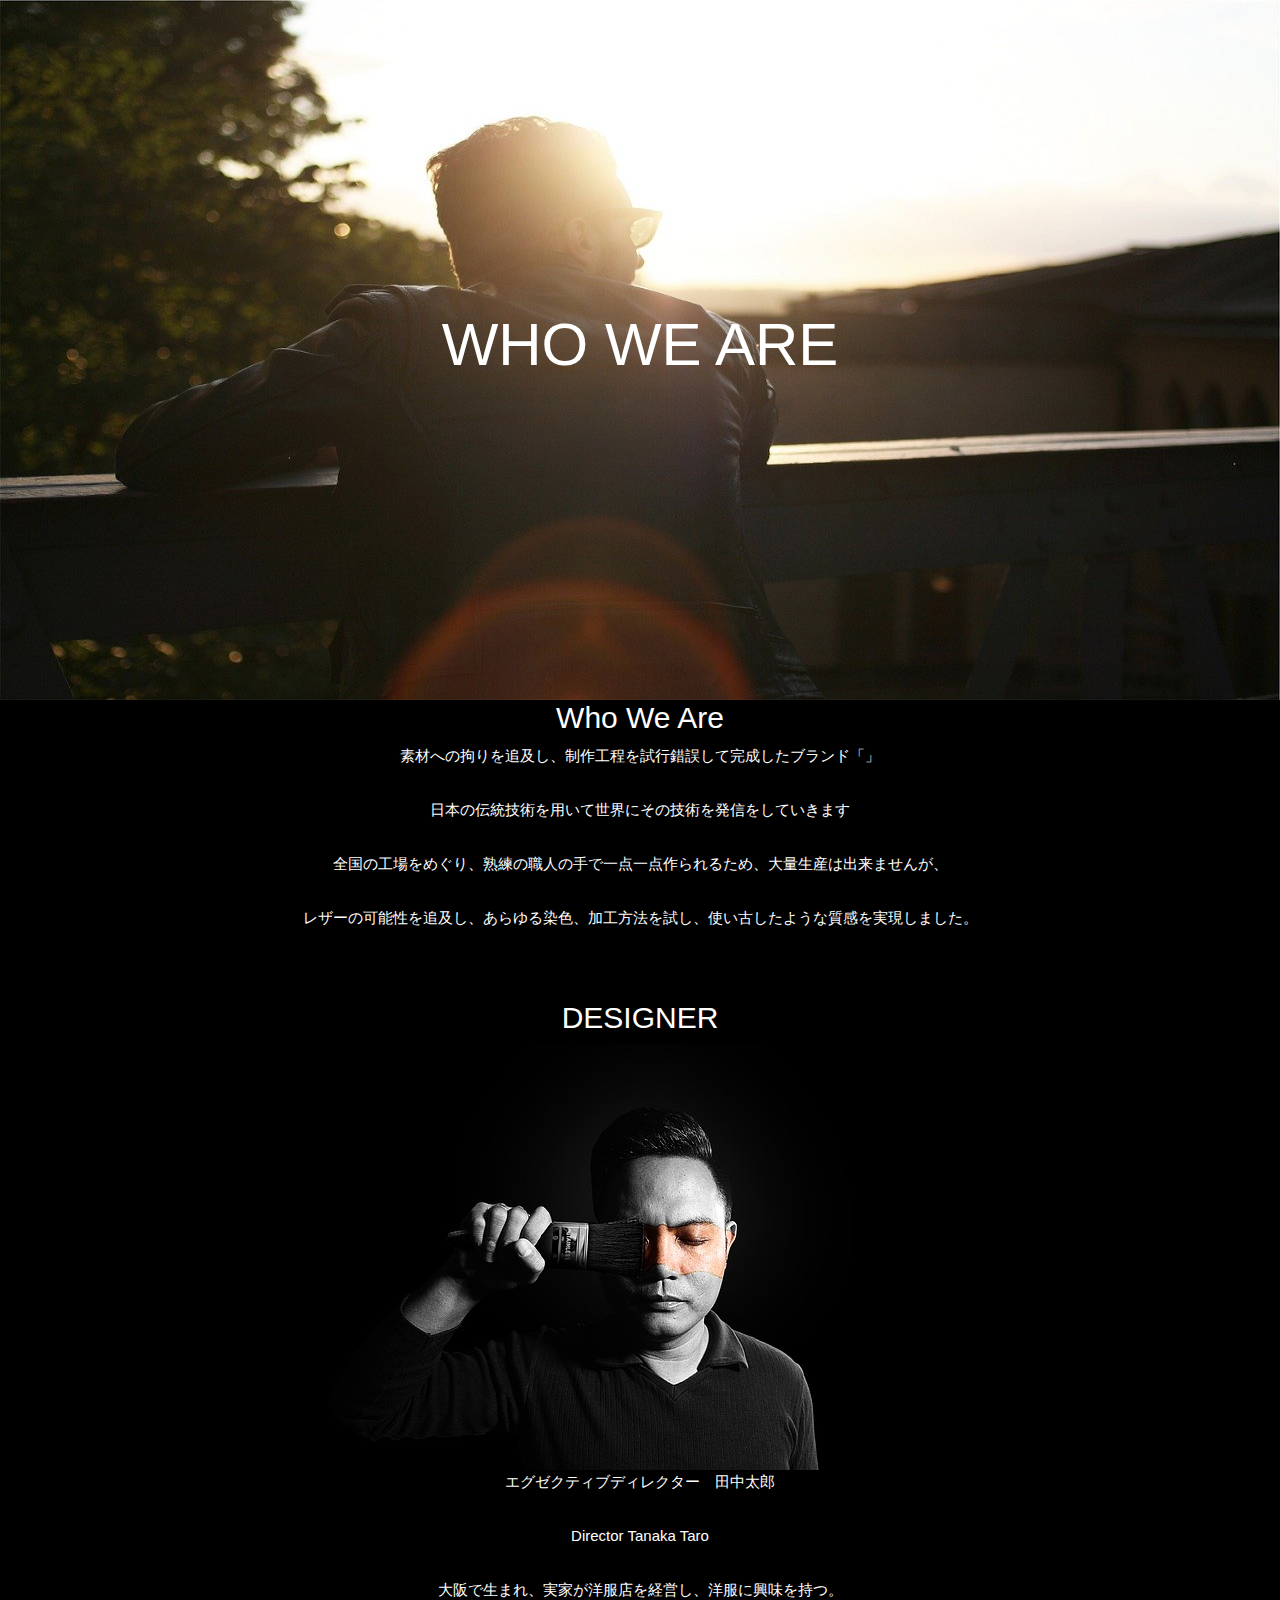
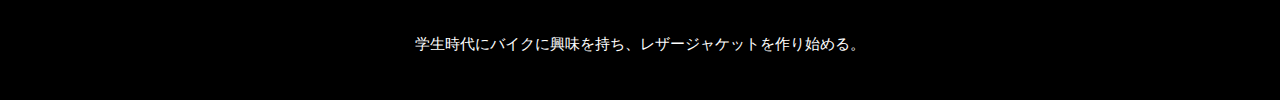
<file: Hellogit-master3/aboutus.html>
<!DOCTYPE html>
<html lang="ja">

<head>
    <meta charset="UTF-8">
    <meta name="viewport" content="width=device-width, initial-scale=1, shrink-to-fit=no">
    <title>portfolio2</title>

    <script src="https://code.jquery.com/jquery-3.3.1.slim.min.js" integrity="sha384-q8i/X+965DzO0rT7abK41JStQIAqVgRVzpbzo5smXKp4YfRvH+8abtTE1Pi6jizo" crossorigin="anonymous"></script>
    <script src="https://cdnjs.cloudflare.com/ajax/libs/popper.js/1.14.7/umd/popper.min.js" integrity="sha384-UO2eT0CpHqdSJQ6hJty5KVphtPhzWj9WO1clHTMGa3JDZwrnQq4sF86dIHNDz0W1" crossorigin="anonymous"></script>
    <script src="https://stackpath.bootstrapcdn.com/bootstrap/4.3.1/js/bootstrap.min.js" integrity="sha384-JjSmVgyd0p3pXB1rRibZUAYoIIy6OrQ6VrjIEaFf/nJGzIxFDsf4x0xIM+B07jRM" crossorigin="anonymous"></script>

    <link rel="stylesheet" href="https://stackpath.bootstrapcdn.com/bootstrap/4.3.1/css/bootstrap.min.css" integrity="sha384-ggOyR0iXCbMQv3Xipma34MD+dH/1fQ784/j6cY/iJTQUOhcWr7x9JvoRxT2MZw1T" crossorigin="anonymous">
    <link rel="stylesheet" href="static/css/style.css2.css">
    <link rel="stylesheet" href="static/css/slider-pro.min.css">
    <link rel="stylesheet" href="https://cdnjs.cloudflare.com/ajax/libs/font-awesome/5.9.0/css/all.min.css" integrity="sha256-UzFD2WYH2U1dQpKDjjZK72VtPeWP50NoJjd26rnAdUI=" crossorigin="anonymous" />
    <script src="static/js/jquery.sliderPro.min.js"></script>
    <link href="https://vjs.zencdn.net/7.6.6/video-js.css" rel="stylesheet" />
    <script src="https://vjs.zencdn.net/ie8/1.1.2/videojs-ie8.min.js"></script>
</head>

<body>
    <div class="wrapper">
        <img src="image/man-2627734_1280.jpg" alt="テスト" height="700px" width="100%">
        <p>WHO WE ARE</p>
    </div>
    <div class="wrapper2">
        <h1>Who We Are</h1>
        <p>素材への拘りを追及し、制作工程を試行錯誤して完成したブランド「」</p><br>
        <p>日本の伝統技術を用いて世界にその技術を発信をしていきます</p><br>
        <p>全国の工場をめぐり、熟練の職人の手で一点一点作られるため、大量生産は出来ませんが、</p><br>
        <p>レザーの可能性を追及し、あらゆる染色、加工方法を試し、使い古したような質感を実現しました。</p>
    </div>
    <div class="wrapper3">
        <h2>DESIGNER</h2>
        <img src="image/painting-1638541_640.jpg" alt="テスト">
        <p>エグゼクティブディレクター　田中太郎</p><br>
        <p>Director Tanaka Taro</p><br>
        <p>大阪で生まれ、実家が洋服店を経営し、洋服に興味を持つ。</p><br>
        <p>学生時代にバイクに興味を持ち、レザージャケットを作り始める。</p>
    </div>

</body>
</file>
<file: Hellogit-master3/static/css/style.css2.css>
.wrapper {
    position: relative
}

.wrapper p {
    position: absolute;
    color: white;
    top: 0;
    right: 0;
    bottom: 0;
    left: 0;
    margin: auto;
    font-size: 60px;
    width: 1200px;
    height: 100px;
    text-align: center;
}

.wrapper2 {
    background-color: black;
    height: 300px;
}

.wrapper2 h1 {
    color: white;
    font-size: 30px;
    text-align: center;
}

.wrapper2 p {
    padding-top: 10px;
    font-size: 15px;
    color: white;
    line-height: 3pt;
    text-align: center;
}

.wrapper3 {
    background-color: black;
    height: 700px;
}

.wrapper3 h2 {
    color: white;
    font-size: 30px;
    text-align: center;
}

.wrapper3 img {
    margin-right: 25%;
    margin-left: 25%;
    width: 50%;
}

.wrapper3 p {
    padding-top: 10px;
    font-size: 15px;
    color: white;
    line-height: 3pt;
    text-align: center;
}
</file>
<file: Hellogit-master3/static/css/slider-pro.min.css>
/*!
*  - v1.5.0
* Homepage: http://bqworks.com/slider-pro/
* Author: bqworks
* Author URL: http://bqworks.com/
*/


/*
*Theme Name:HELLOGIT
*Description:オリジナルテーマです
*Version:1:0:0
*Author:侍エンジニア塾

*/

.slider-pro {
    position: relative;
    margin: 0 auto;
    -moz-box-sizing: content-box;
    box-sizing: content-box
}

.sp-slides-container {
    position: relative
}

.sp-mask {
    position: relative;
    overflow: hidden
}

.sp-slides {
    position: relative;
    -webkit-backface-visibility: hidden;
    -webkit-perspective: 1000
}

.sp-slide {
    position: absolute
}

.sp-image-container {
    overflow: hidden
}

.sp-image {
    position: relative;
    display: block;
    border: none
}

.sp-no-js {
    overflow: hidden;
    max-width: 100%
}

.sp-thumbnails-container {
    position: relative;
    overflow: hidden;
    direction: ltr
}

.sp-bottom-thumbnails,
.sp-top-thumbnails {
    left: 0;
    margin: 0 auto
}

.sp-top-thumbnails {
    position: absolute;
    top: 0;
    margin-bottom: 4px
}

.sp-bottom-thumbnails {
    margin-top: 4px
}

.sp-left-thumbnails,
.sp-right-thumbnails {
    position: absolute;
    top: 0
}

.sp-right-thumbnails {
    right: 0;
    margin-left: 4px
}

.sp-left-thumbnails {
    left: 0;
    margin-right: 4px
}

.sp-thumbnails {
    position: relative
}

.sp-thumbnail {
    border: none
}

.sp-thumbnail-container {
    position: relative;
    display: block;
    overflow: hidden;
    float: left;
    -moz-box-sizing: border-box;
    box-sizing: border-box
}

.sp-rtl .sp-thumbnail-container {
    float: right
}

.sp-bottom-thumbnails .sp-thumbnail-container,
.sp-top-thumbnails .sp-thumbnail-container {
    margin-left: 2px;
    margin-right: 2px
}

.sp-bottom-thumbnails .sp-thumbnail-container:first-child,
.sp-top-thumbnails .sp-thumbnail-container:first-child {
    margin-left: 0
}

.sp-bottom-thumbnails .sp-thumbnail-container:last-child,
.sp-top-thumbnails .sp-thumbnail-container:last-child {
    margin-right: 0
}

.sp-left-thumbnails .sp-thumbnail-container,
.sp-right-thumbnails .sp-thumbnail-container {
    margin-top: 2px;
    margin-bottom: 2px
}

.sp-left-thumbnails .sp-thumbnail-container:first-child,
.sp-right-thumbnails .sp-thumbnail-container:first-child {
    margin-top: 0
}

.sp-left-thumbnails .sp-thumbnail-container:last-child,
.sp-right-thumbnails .sp-thumbnail-container:last-child {
    margin-bottom: 0
}

.sp-right-thumbnails.sp-has-pointer {
    margin-left: -13px
}

.sp-right-thumbnails.sp-has-pointer .sp-thumbnail {
    position: absolute;
    left: 18px;
    margin-left: 0!important
}

.sp-right-thumbnails.sp-has-pointer .sp-selected-thumbnail:before {
    content: '';
    position: absolute;
    height: 100%;
    border-left: 5px solid red;
    left: 0;
    top: 0;
    margin-left: 13px
}

.sp-right-thumbnails.sp-has-pointer .sp-selected-thumbnail:after {
    content: '';
    position: absolute;
    width: 0;
    height: 0;
    left: 0;
    top: 50%;
    margin-top: -8px;
    border-right: 13px solid red;
    border-top: 8px solid transparent;
    border-bottom: 8px solid transparent
}

.sp-left-thumbnails.sp-has-pointer {
    margin-right: -13px
}

.sp-left-thumbnails.sp-has-pointer .sp-thumbnail {
    position: absolute;
    right: 18px
}

.sp-left-thumbnails.sp-has-pointer .sp-selected-thumbnail:before {
    content: '';
    position: absolute;
    height: 100%;
    border-left: 5px solid red;
    right: 0;
    top: 0;
    margin-right: 13px
}

.sp-left-thumbnails.sp-has-pointer .sp-selected-thumbnail:after {
    content: '';
    position: absolute;
    width: 0;
    height: 0;
    right: 0;
    top: 50%;
    margin-top: -8px;
    border-left: 13px solid red;
    border-top: 8px solid transparent;
    border-bottom: 8px solid transparent
}

.sp-bottom-thumbnails.sp-has-pointer {
    margin-top: -13px
}

.sp-bottom-thumbnails.sp-has-pointer .sp-thumbnail {
    position: absolute;
    top: 18px;
    margin-top: 0!important
}

.sp-bottom-thumbnails.sp-has-pointer .sp-selected-thumbnail:before {
    content: '';
    position: absolute;
    width: 100%;
    border-bottom: 5px solid red;
    top: 0;
    margin-top: 13px
}

.sp-bottom-thumbnails.sp-has-pointer .sp-selected-thumbnail:after {
    content: '';
    position: absolute;
    width: 0;
    height: 0;
    left: 50%;
    top: 0;
    margin-left: -8px;
    border-bottom: 13px solid red;
    border-left: 8px solid transparent;
    border-right: 8px solid transparent
}

.sp-top-thumbnails.sp-has-pointer {
    margin-bottom: -13px
}

.sp-top-thumbnails.sp-has-pointer .sp-thumbnail {
    position: absolute;
    bottom: 18px
}

.sp-top-thumbnails.sp-has-pointer .sp-selected-thumbnail:before {
    content: '';
    position: absolute;
    width: 100%;
    border-bottom: 5px solid red;
    bottom: 0;
    margin-bottom: 13px
}

.sp-top-thumbnails.sp-has-pointer .sp-selected-thumbnail:after {
    content: '';
    position: absolute;
    width: 0;
    height: 0;
    left: 50%;
    bottom: 0;
    margin-left: -8px;
    border-top: 13px solid red;
    border-left: 8px solid transparent;
    border-right: 8px solid transparent
}

.sp-layer {
    position: absolute;
    margin: 0;
    box-sizing: border-box;
    -moz-box-sizing: border-box;
    -webkit-box-sizing: border-box;
    -webkit-font-smoothing: subpixel-antialiased;
    -webkit-backface-visibility: hidden
}

.sp-black {
    color: #FFF;
    background: #000;
    background: rgba(0, 0, 0, .7)
}

.sp-white {
    color: #000;
    background: #fff;
    background: rgba(255, 255, 255, .7)
}

.sp-rounded {
    border-radius: 10px
}

.sp-padding {
    padding: 10px
}

.sp-grab {
    cursor: url(images/openhand.cur), move
}

.sp-grabbing {
    cursor: url(images/closedhand.cur), move
}

.sp-selectable {
    cursor: default
}

.sp-caption-container {
    text-align: center;
    margin-top: 10px
}

.sp-full-screen {
    margin: 0!important;
    background-color: #000
}

.sp-full-screen-button {
    position: absolute;
    top: 5px;
    right: 10px;
    font-size: 30px;
    line-height: 1;
    cursor: pointer;
    -webkit-transform: rotate(45deg);
    -ms-transform: rotate(45deg);
    transform: rotate(45deg)
}

.sp-full-screen-button:before {
    content: '\2195'
}

.sp-fade-full-screen {
    opacity: 0;
    -webkit-transition: opacity .5s;
    transition: opacity .5s
}

.slider-pro:hover .sp-fade-full-screen {
    opacity: 1
}

.sp-buttons {
    position: relative;
    width: 100%;
    text-align: center;
    padding-top: 10px
}

.sp-rtl .sp-buttons {
    direction: rtl
}

.sp-full-screen .sp-buttons {
    display: none
}

.sp-button {
    width: 10px;
    height: 10px;
    border: 2px solid #000;
    border-radius: 50%;
    margin: 4px;
    display: inline-block;
    -moz-box-sizing: border-box;
    -webkit-box-sizing: border-box;
    box-sizing: border-box;
    cursor: pointer
}

.sp-selected-button {
    background-color: #000
}

@media only screen and (min-width:768px) and (max-width:1024px) {
    .sp-button {
        width: 14px;
        height: 14px
    }
}

@media only screen and (min-width:568px) and (max-width:768px) {
    .sp-button {
        width: 16px;
        height: 16px
    }
}

@media only screen and (min-width:320px) and (max-width:568px) {
    .sp-button {
        width: 18px;
        height: 18px
    }
}

.sp-arrows {
    position: absolute
}

.sp-fade-arrows {
    opacity: 0;
    -webkit-transition: opacity .5s;
    transition: opacity .5s
}

.sp-slides-container:hover .sp-fade-arrows {
    opacity: 1
}

.sp-horizontal .sp-arrows {
    width: 100%;
    left: 0;
    top: 50%;
    margin-top: -15px
}

.sp-vertical .sp-arrows {
    height: 100%;
    left: 50%;
    top: 0;
    margin-left: -10px
}

.sp-arrow {
    position: absolute;
    display: block;
    width: 20px;
    height: 30px;
    cursor: pointer
}

.sp-vertical .sp-arrow {
    -webkit-transform: rotate(90deg);
    -ms-transform: rotate(90deg);
    transform: rotate(90deg)
}

.sp-horizontal .sp-previous-arrow {
    left: 20px;
    right: auto
}

.sp-horizontal .sp-next-arrow,
.sp-horizontal.sp-rtl .sp-previous-arrow {
    right: 20px;
    left: auto
}

.sp-horizontal.sp-rtl .sp-next-arrow {
    left: 20px;
    right: auto
}

.sp-vertical .sp-previous-arrow {
    top: 20px
}

.sp-vertical .sp-next-arrow {
    bottom: 20px;
    -webkit-transform: rotate(270deg);
    -ms-transform: rotate(270deg);
    transform: rotate(270deg)
}

.sp-next-arrow:after,
.sp-next-arrow:before,
.sp-previous-arrow:after,
.sp-previous-arrow:before {
    content: '';
    position: absolute;
    width: 50%;
    height: 50%;
    background-color: #FFF
}

.sp-arrow:before {
    left: 30%;
    top: 0;
    -webkit-transform: skew(145deg, 0deg);
    -ms-transform: skew(145deg, 0deg);
    transform: skew(145deg, 0deg)
}

.sp-arrow:after {
    left: 30%;
    top: 50%;
    -webkit-transform: skew(-145deg, 0deg);
    -ms-transform: skew(-145deg, 0deg);
    transform: skew(-145deg, 0deg)
}

.sp-horizontal.sp-rtl .sp-previous-arrow,
.sp-next-arrow {
    -webkit-transform: rotate(180deg);
    -ms-transform: rotate(180deg);
    transform: rotate(180deg)
}

.sp-horizontal.sp-rtl .sp-next-arrow {
    -webkit-transform: rotate(0deg);
    -ms-transform: rotate(0deg);
    transform: rotate(0deg)
}

.ie7 .sp-arrow,
.ie8 .sp-arrow {
    width: 0;
    height: 0
}

.ie7 .sp-arrow:after,
.ie7 .sp-arrow:before,
.ie8 .sp-arrow:after,
.ie8 .sp-arrow:before {
    content: none
}

.ie7.sp-horizontal .sp-previous-arrow,
.ie8.sp-horizontal .sp-previous-arrow {
    border-right: 20px solid #FFF;
    border-top: 20px solid transparent;
    border-bottom: 20px solid transparent
}

.ie7.sp-horizontal .sp-next-arrow,
.ie8.sp-horizontal .sp-next-arrow {
    border-left: 20px solid #FFF;
    border-top: 20px solid transparent;
    border-bottom: 20px solid transparent
}

.ie7.sp-vertical .sp-previous-arrow,
.ie8.sp-vertical .sp-previous-arrow {
    border-bottom: 20px solid #FFF;
    border-left: 20px solid transparent;
    border-right: 20px solid transparent
}

.ie7.sp-vertical .sp-next-arrow,
.ie8.sp-vertical .sp-next-arrow {
    border-top: 20px solid #FFF;
    border-left: 20px solid transparent;
    border-right: 20px solid transparent
}

.sp-thumbnail-arrows {
    position: absolute
}

.sp-fade-thumbnail-arrows {
    opacity: 0;
    -webkit-transition: opacity .5s;
    transition: opacity .5s
}

.sp-thumbnails-container:hover .sp-fade-thumbnail-arrows {
    opacity: 1
}

.sp-bottom-thumbnails .sp-thumbnail-arrows,
.sp-top-thumbnails .sp-thumbnail-arrows {
    width: 100%;
    top: 50%;
    left: 0;
    margin-top: -12px
}

.sp-left-thumbnails .sp-thumbnail-arrows,
.sp-right-thumbnails .sp-thumbnail-arrows {
    height: 100%;
    top: 0;
    left: 50%;
    margin-left: -7px
}

.sp-thumbnail-arrow {
    position: absolute;
    display: block;
    width: 15px;
    height: 25px;
    cursor: pointer
}

.sp-left-thumbnails .sp-thumbnail-arrows .sp-thumbnail-arrow,
.sp-right-thumbnails .sp-thumbnail-arrows .sp-thumbnail-arrow {
    -webkit-transform: rotate(90deg);
    -ms-transform: rotate(90deg);
    transform: rotate(90deg)
}

.sp-bottom-thumbnails .sp-previous-thumbnail-arrow,
.sp-top-thumbnails .sp-previous-thumbnail-arrow {
    left: 0
}

.sp-bottom-thumbnails .sp-next-thumbnail-arrow,
.sp-top-thumbnails .sp-next-thumbnail-arrow {
    right: 0
}

.sp-left-thumbnails .sp-previous-thumbnail-arrow,
.sp-right-thumbnails .sp-previous-thumbnail-arrow {
    top: 0
}

.sp-left-thumbnails .sp-next-thumbnail-arrow,
.sp-right-thumbnails .sp-next-thumbnail-arrow {
    bottom: 0
}

.sp-next-thumbnail-arrow:after,
.sp-next-thumbnail-arrow:before,
.sp-previous-thumbnail-arrow:after,
.sp-previous-thumbnail-arrow:before {
    content: '';
    position: absolute;
    width: 50%;
    height: 50%;
    background-color: #FFF
}

.sp-previous-thumbnail-arrow:before {
    left: 30%;
    top: 0;
    -webkit-transform: skew(145deg, 0deg);
    -ms-transform: skew(145deg, 0deg);
    transform: skew(145deg, 0deg)
}

.sp-previous-thumbnail-arrow:after {
    left: 30%;
    top: 50%;
    -webkit-transform: skew(-145deg, 0deg);
    -ms-transform: skew(-145deg, 0deg);
    transform: skew(-145deg, 0deg)
}

.sp-next-thumbnail-arrow:before {
    right: 30%;
    top: 0;
    -webkit-transform: skew(35deg, 0deg);
    -ms-transform: skew(35deg, 0deg);
    transform: skew(35deg, 0deg)
}

.sp-next-thumbnail-arrow:after {
    right: 30%;
    top: 50%;
    -webkit-transform: skew(-35deg, 0deg);
    -ms-transform: skew(-35deg, 0deg);
    transform: skew(-35deg, 0deg)
}

.ie7 .sp-thumbnail-arrow,
.ie8 .sp-thumbnail-arrow {
    width: 0;
    height: 0
}

.ie7 .sp-thumbnail-arrow:after,
.ie7 .sp-thumbnail-arrow:before,
.ie8 .sp-thumbnail-arrow:after,
.ie8 .sp-thumbnail-arrow:before {
    content: none
}

.ie7 .sp-bottom-thumbnails .sp-previous-thumbnail-arrow,
.ie7 .sp-top-thumbnails .sp-previous-thumbnail-arrow,
.ie8 .sp-bottom-thumbnails .sp-previous-thumbnail-arrow,
.ie8 .sp-top-thumbnails .sp-previous-thumbnail-arrow {
    border-right: 12px solid #FFF;
    border-top: 12px solid transparent;
    border-bottom: 12px solid transparent
}

.ie7 .sp-bottom-thumbnails .sp-next-thumbnail-arrow,
.ie7 .sp-top-thumbnails .sp-next-thumbnail-arrow,
.ie8 .sp-bottom-thumbnails .sp-next-thumbnail-arrow,
.ie8 .sp-top-thumbnails .sp-next-thumbnail-arrow {
    border-left: 12px solid #FFF;
    border-top: 12px solid transparent;
    border-bottom: 12px solid transparent
}

.ie7 .sp-left-thumbnails .sp-previous-thumbnail-arrow,
.ie7 .sp-right-thumbnails .sp-previous-thumbnail-arrow,
.ie8 .sp-left-thumbnails .sp-previous-thumbnail-arrow,
.ie8 .sp-right-thumbnails .sp-previous-thumbnail-arrow {
    border-bottom: 12px solid #FFF;
    border-left: 12px solid transparent;
    border-right: 12px solid transparent
}

.ie7 .sp-left-thumbnails .sp-next-thumbnail-arrow,
.ie7 .sp-right-thumbnails .sp-next-thumbnail-arrow,
.ie8 .sp-left-thumbnails .sp-next-thumbnail-arrow,
.ie8 .sp-right-thumbnails .sp-next-thumbnail-arrow {
    border-top: 12px solid #FFF;
    border-left: 12px solid transparent;
    border-right: 12px solid transparent
}

a.sp-video {
    text-decoration: none
}

a.sp-video img {
    -webkit-backface-visibility: hidden;
    border: none
}

a.sp-video:after {
    content: '\25B6';
    position: absolute;
    width: 45px;
    padding-left: 5px;
    height: 50px;
    border: 2px solid #FFF;
    text-align: center;
    font-size: 30px;
    border-radius: 30px;
    top: 0;
    color: #FFF;
    bottom: 0;
    left: 0;
    right: 0;
    background-color: rgba(0, 0, 0, .2);
    margin: auto;
    line-height: 52px
}

.slider-pro img.sp-image,
.slider-pro img.sp-thumbnail {
    max-width: none;
    max-height: none;
    border: none!important;
    border-radius: 0!important;
    padding: 0!important;
    -webkit-box-shadow: none!important;
    -mox-box-shadow: none!important;
    box-shadow: none!important;
    transition: none;
    -moz-transition: none;
    -webkit-transition: none;
    -o-transition: none
}

.slider-pro a {
    position: static;
    transition: none!important;
    -moz-transition: none!important;
    -webkit-transition: none!important;
    -o-transition: none!important
}

.slider-pro canvas,
.slider-pro embed,
.slider-pro iframe,
.slider-pro object,
.slider-pro video {
    max-width: none;
    max-height: none
}

.slider-pro p.sp-layer {
    font-size: 14px;
    line-height: 1.4;
    margin: 0
}

.slider-pro h1.sp-layer {
    font-size: 32px;
    line-height: 1.4;
    margin: 0
}

.slider-pro h2.sp-layer {
    font-size: 24px;
    line-height: 1.4;
    margin: 0
}

.slider-pro h3.sp-layer {
    font-size: 19px;
    line-height: 1.4;
    margin: 0
}

.slider-pro h4.sp-layer {
    font-size: 16px;
    line-height: 1.4;
    margin: 0
}

.slider-pro h5.sp-layer {
    font-size: 13px;
    line-height: 1.4;
    margin: 0
}

.slider-pro h6.sp-layer {
    font-size: 11px;
    line-height: 1.4;
    margin: 0
}

.slider-pro img.sp-layer {
    border: none
}
</file>
